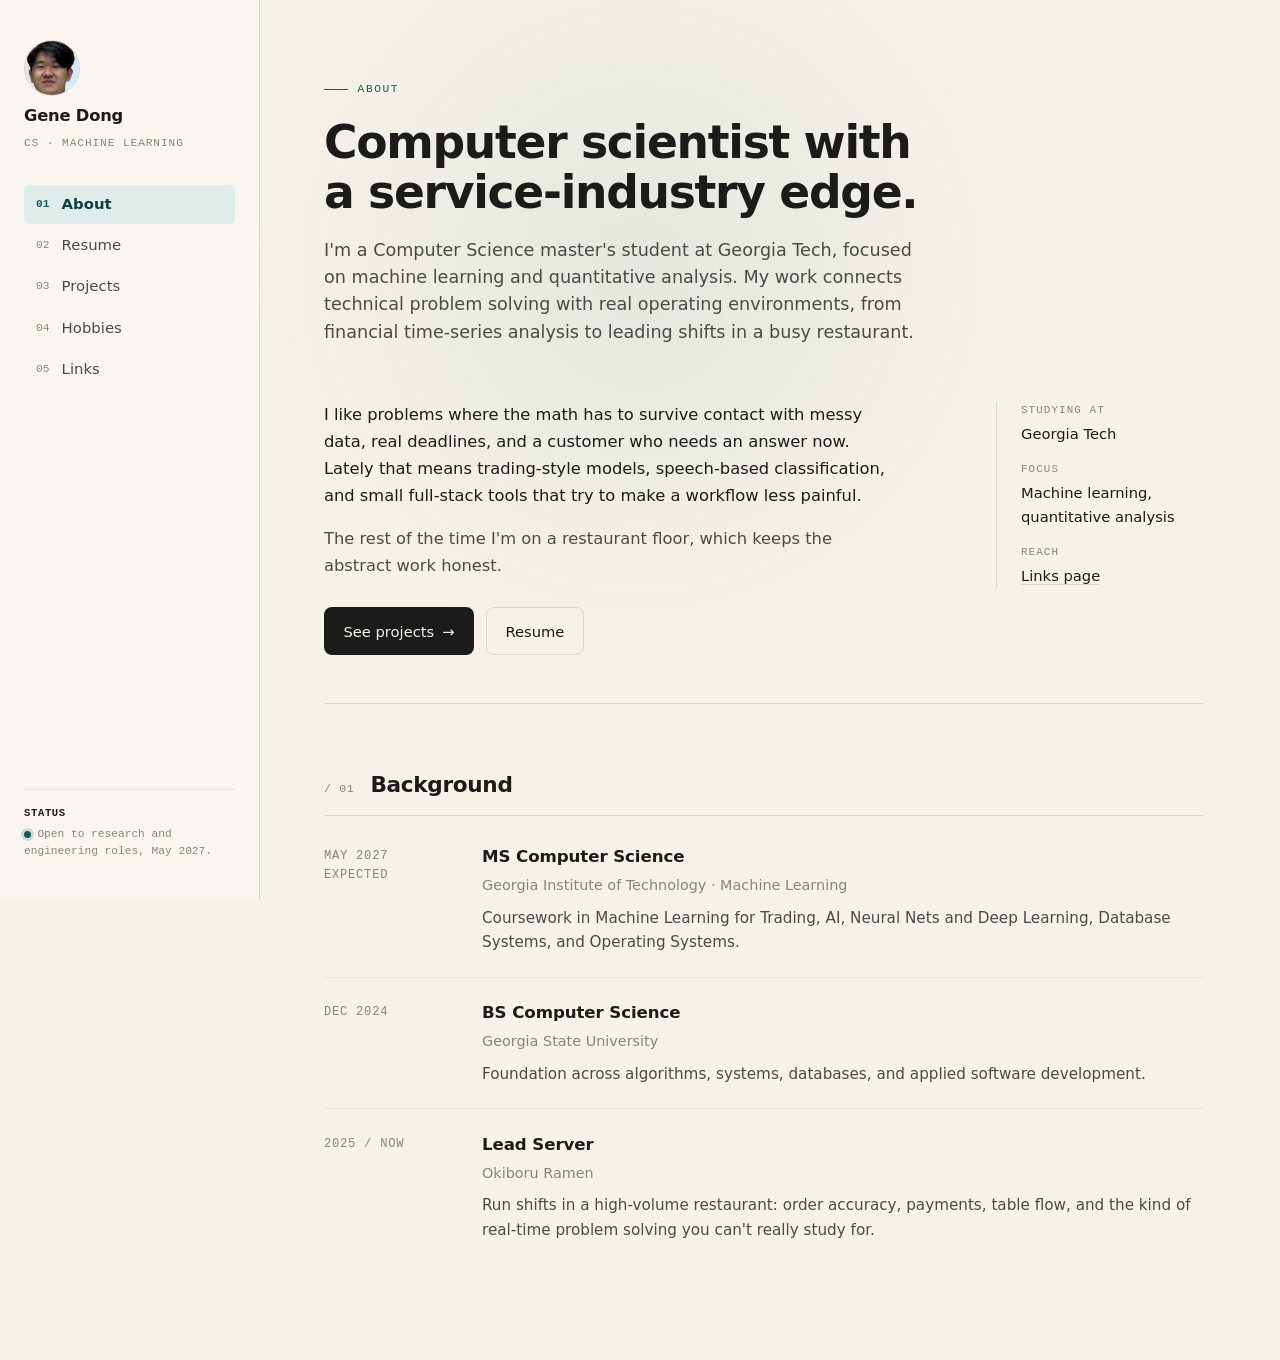
<file: index.html>
<!doctype html>
<html lang="en">
  <head>
    <meta charset="utf-8">
    <meta name="viewport" content="width=device-width, initial-scale=1">
    <title>Gene Dong · About</title>
    <meta name="description" content="Gene Dong is a computer science master's student at Georgia Tech focused on machine learning, quantitative analysis, and applied software.">
    <link rel="stylesheet" href="styles.css">
  </head>
  <body>
    <div class="site-shell">
      <aside class="sidebar" aria-label="Site">
        <a class="brand" href="index.html" aria-label="Gene Dong, home">
          <img class="brand-photo" src="assets/quick.png" alt="">
          <span class="brand-name">Gene Dong</span>
          <span class="brand-role">CS · Machine Learning</span>
        </a>
        <nav class="nav" aria-label="Primary">
          <a class="active" href="index.html"><span class="num">01</span>About</a>
          <a href="resume.html"><span class="num">02</span>Resume</a>
          <a href="projects.html"><span class="num">03</span>Projects</a>
          <a href="hobbies.html"><span class="num">04</span>Hobbies</a>
          <a href="contact.html"><span class="num">05</span>Links</a>
        </nav>
        <div class="sidebar-foot">
          <strong>Status</strong>
          <span class="dot" aria-hidden="true"></span>Open to research and engineering roles, May 2027.
        </div>
      </aside>

      <main class="site-main">
        <section class="page-intro">
          <p class="eyebrow">About</p>
          <h1>Computer scientist with a service-industry edge.</h1>
          <p class="lead">I'm a Computer Science master's student at Georgia Tech, focused on machine learning and quantitative analysis. My work connects technical problem solving with real operating environments, from financial time-series analysis to leading shifts in a busy restaurant.</p>
        </section>

        <section class="about-hero">
          <div>
            <p>I like problems where the math has to survive contact with messy data, real deadlines, and a customer who needs an answer now. Lately that means trading-style models, speech-based classification, and small full-stack tools that try to make a workflow less painful.</p>
            <p>The rest of the time I'm on a restaurant floor, which keeps the abstract work honest.</p>
            <div class="hero-actions">
              <a class="button primary" href="projects.html">See projects <span class="arrow" aria-hidden="true">→</span></a>
              <a class="button secondary" href="resume.html">Resume</a>
            </div>
          </div>
          <dl class="stat">
            <dt>Studying at</dt>
            <dd>Georgia Tech</dd>
            <dt>Focus</dt>
            <dd>Machine learning, quantitative analysis</dd>
            <dt>Reach</dt>
            <dd><a href="contact.html" style="color:inherit;border-bottom:1px solid var(--line)">Links page</a></dd>
          </dl>
        </section>

        <section class="section">
          <div class="section-label">
            <span class="num">/ 01</span>
            <h2>Background</h2>
          </div>
          <div class="timeline">
            <article class="timeline-item">
              <span class="timeline-date">May 2027<br>Expected</span>
              <div>
                <h3>MS Computer Science</h3>
                <p class="org">Georgia Institute of Technology · Machine Learning</p>
                <p>Coursework in Machine Learning for Trading, AI, Neural Nets and Deep Learning, Database Systems, and Operating Systems.</p>
              </div>
            </article>
            <article class="timeline-item">
              <span class="timeline-date">Dec 2024</span>
              <div>
                <h3>BS Computer Science</h3>
                <p class="org">Georgia State University</p>
                <p>Foundation across algorithms, systems, databases, and applied software development.</p>
              </div>
            </article>
            <article class="timeline-item">
              <span class="timeline-date">2025 / Now</span>
              <div>
                <h3>Lead Server</h3>
                <p class="org">Okiboru Ramen</p>
                <p>Run shifts in a high-volume restaurant: order accuracy, payments, table flow, and the kind of real-time problem solving you can't really study for.</p>
              </div>
            </article>
          </div>
        </section>
      </main>
    </div>
    <script src="effects.js" defer></script>
  </body>
</html>
</file>
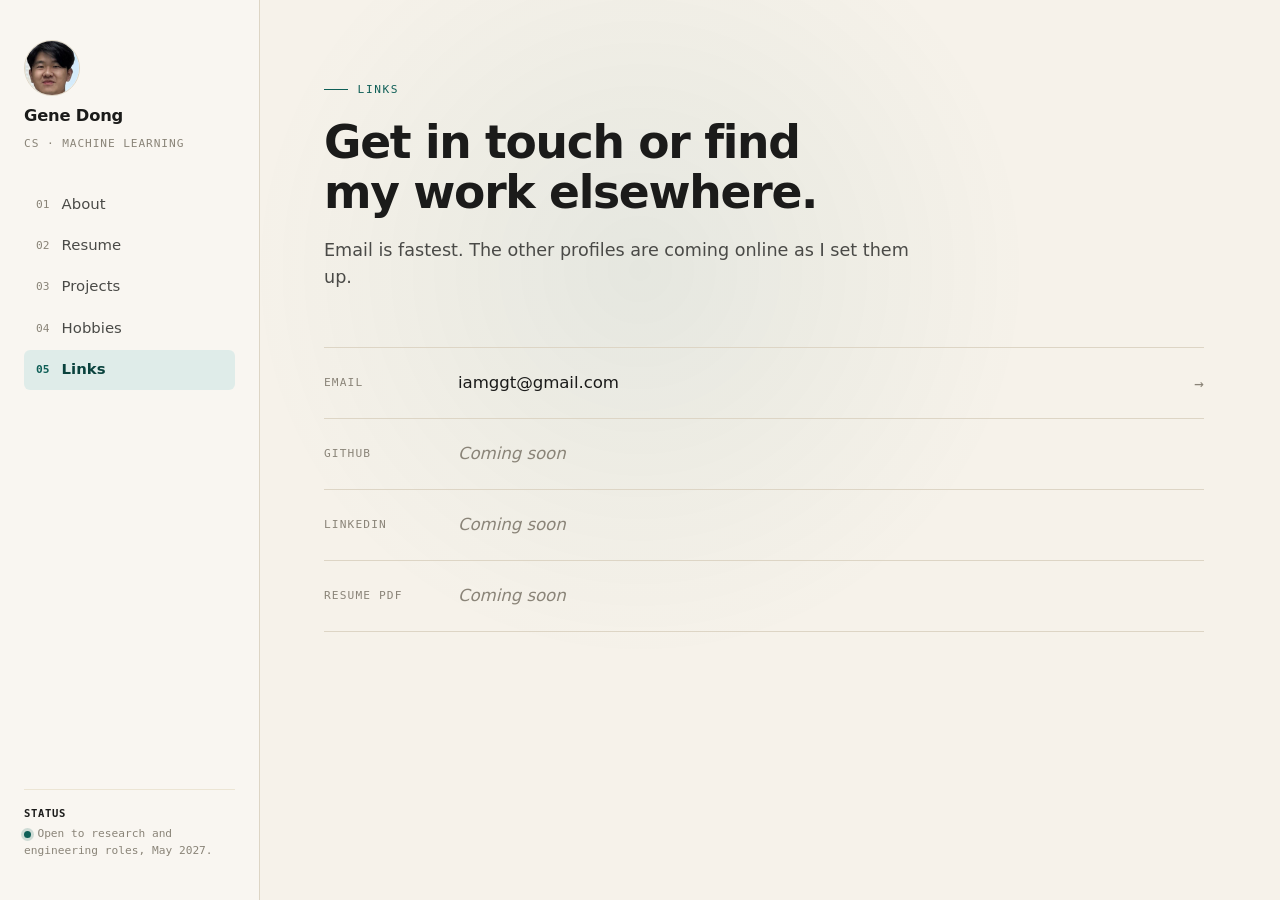
<file: contact.html>
<!doctype html>
<html lang="en">
  <head>
    <meta charset="utf-8">
    <meta name="viewport" content="width=device-width, initial-scale=1">
    <title>Gene Dong · Links</title>
    <meta name="description" content="Contact links for Gene Dong including email, GitHub, LinkedIn, and resume.">
    <link rel="stylesheet" href="styles.css">
  </head>
  <body>
    <div class="site-shell">
      <aside class="sidebar" aria-label="Site">
        <a class="brand" href="index.html" aria-label="Gene Dong, home">
          <img class="brand-photo" src="assets/quick.png" alt="">
          <span class="brand-name">Gene Dong</span>
          <span class="brand-role">CS · Machine Learning</span>
        </a>
        <nav class="nav" aria-label="Primary">
          <a href="index.html"><span class="num">01</span>About</a>
          <a href="resume.html"><span class="num">02</span>Resume</a>
          <a href="projects.html"><span class="num">03</span>Projects</a>
          <a href="hobbies.html"><span class="num">04</span>Hobbies</a>
          <a class="active" href="contact.html"><span class="num">05</span>Links</a>
        </nav>
        <div class="sidebar-foot">
          <strong>Status</strong>
          <span class="dot" aria-hidden="true"></span>Open to research and engineering roles, May 2027.
        </div>
      </aside>

      <main class="site-main">
        <section class="page-intro">
          <p class="eyebrow">Links</p>
          <h1>Get in touch or find my work elsewhere.</h1>
          <p class="lead">Email is fastest. The other profiles are coming online as I set them up.</p>
        </section>

        <div class="link-grid">
          <a class="link-card" href="mailto:iamggt@gmail.com">
            <span class="label">Email</span>
            <span class="value">iamggt@gmail.com</span>
            <span class="arrow" aria-hidden="true">→</span>
          </a>
          <div class="link-card inactive">
            <span class="label">GitHub</span>
            <span class="value">Coming soon</span>
          </div>
          <div class="link-card inactive">
            <span class="label">LinkedIn</span>
            <span class="value">Coming soon</span>
          </div>
          <div class="link-card inactive">
            <span class="label">Resume PDF</span>
            <span class="value">Coming soon</span>
          </div>
        </div>
      </main>
    </div>
    <script src="effects.js" defer></script>
  </body>
</html>
</file>
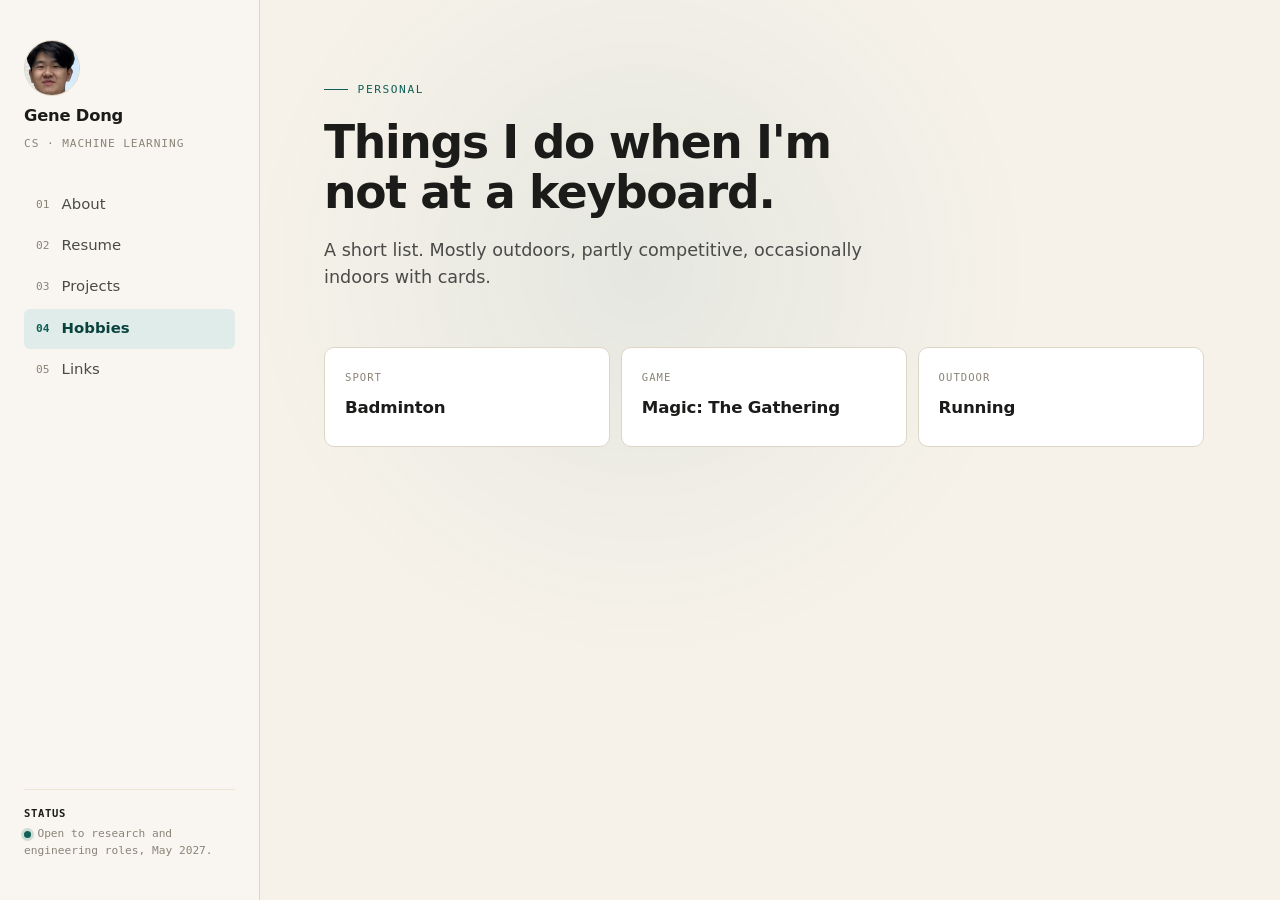
<file: hobbies.html>
<!doctype html>
<html lang="en">
  <head>
    <meta charset="utf-8">
    <meta name="viewport" content="width=device-width, initial-scale=1">
    <title>Gene Dong · Hobbies</title>
    <meta name="description" content="Personal interests and hobbies for Gene Dong.">
    <link rel="stylesheet" href="styles.css">
  </head>
  <body>
    <div class="site-shell">
      <aside class="sidebar" aria-label="Site">
        <a class="brand" href="index.html" aria-label="Gene Dong, home">
          <img class="brand-photo" src="assets/quick.png" alt="">
          <span class="brand-name">Gene Dong</span>
          <span class="brand-role">CS · Machine Learning</span>
        </a>
        <nav class="nav" aria-label="Primary">
          <a href="index.html"><span class="num">01</span>About</a>
          <a href="resume.html"><span class="num">02</span>Resume</a>
          <a href="projects.html"><span class="num">03</span>Projects</a>
          <a class="active" href="hobbies.html"><span class="num">04</span>Hobbies</a>
          <a href="contact.html"><span class="num">05</span>Links</a>
        </nav>
        <div class="sidebar-foot">
          <strong>Status</strong>
          <span class="dot" aria-hidden="true"></span>Open to research and engineering roles, May 2027.
        </div>
      </aside>

      <main class="site-main">
        <section class="page-intro">
          <p class="eyebrow">Personal</p>
          <h1>Things I do when I'm not at a keyboard.</h1>
          <p class="lead">A short list. Mostly outdoors, partly competitive, occasionally indoors with cards.</p>
        </section>

        <section>
          <ul class="hobbies-grid" aria-label="Hobbies">
            <li>
              <span class="label">Sport</span>
              <span class="name">Badminton</span>
            </li>
            <li>
              <span class="label">Game</span>
              <span class="name">Magic: The Gathering</span>
            </li>
            <li>
              <span class="label">Outdoor</span>
              <span class="name">Running</span>
            </li>
          </ul>
        </section>
      </main>
    </div>
    <script src="effects.js" defer></script>
  </body>
</html>
</file>
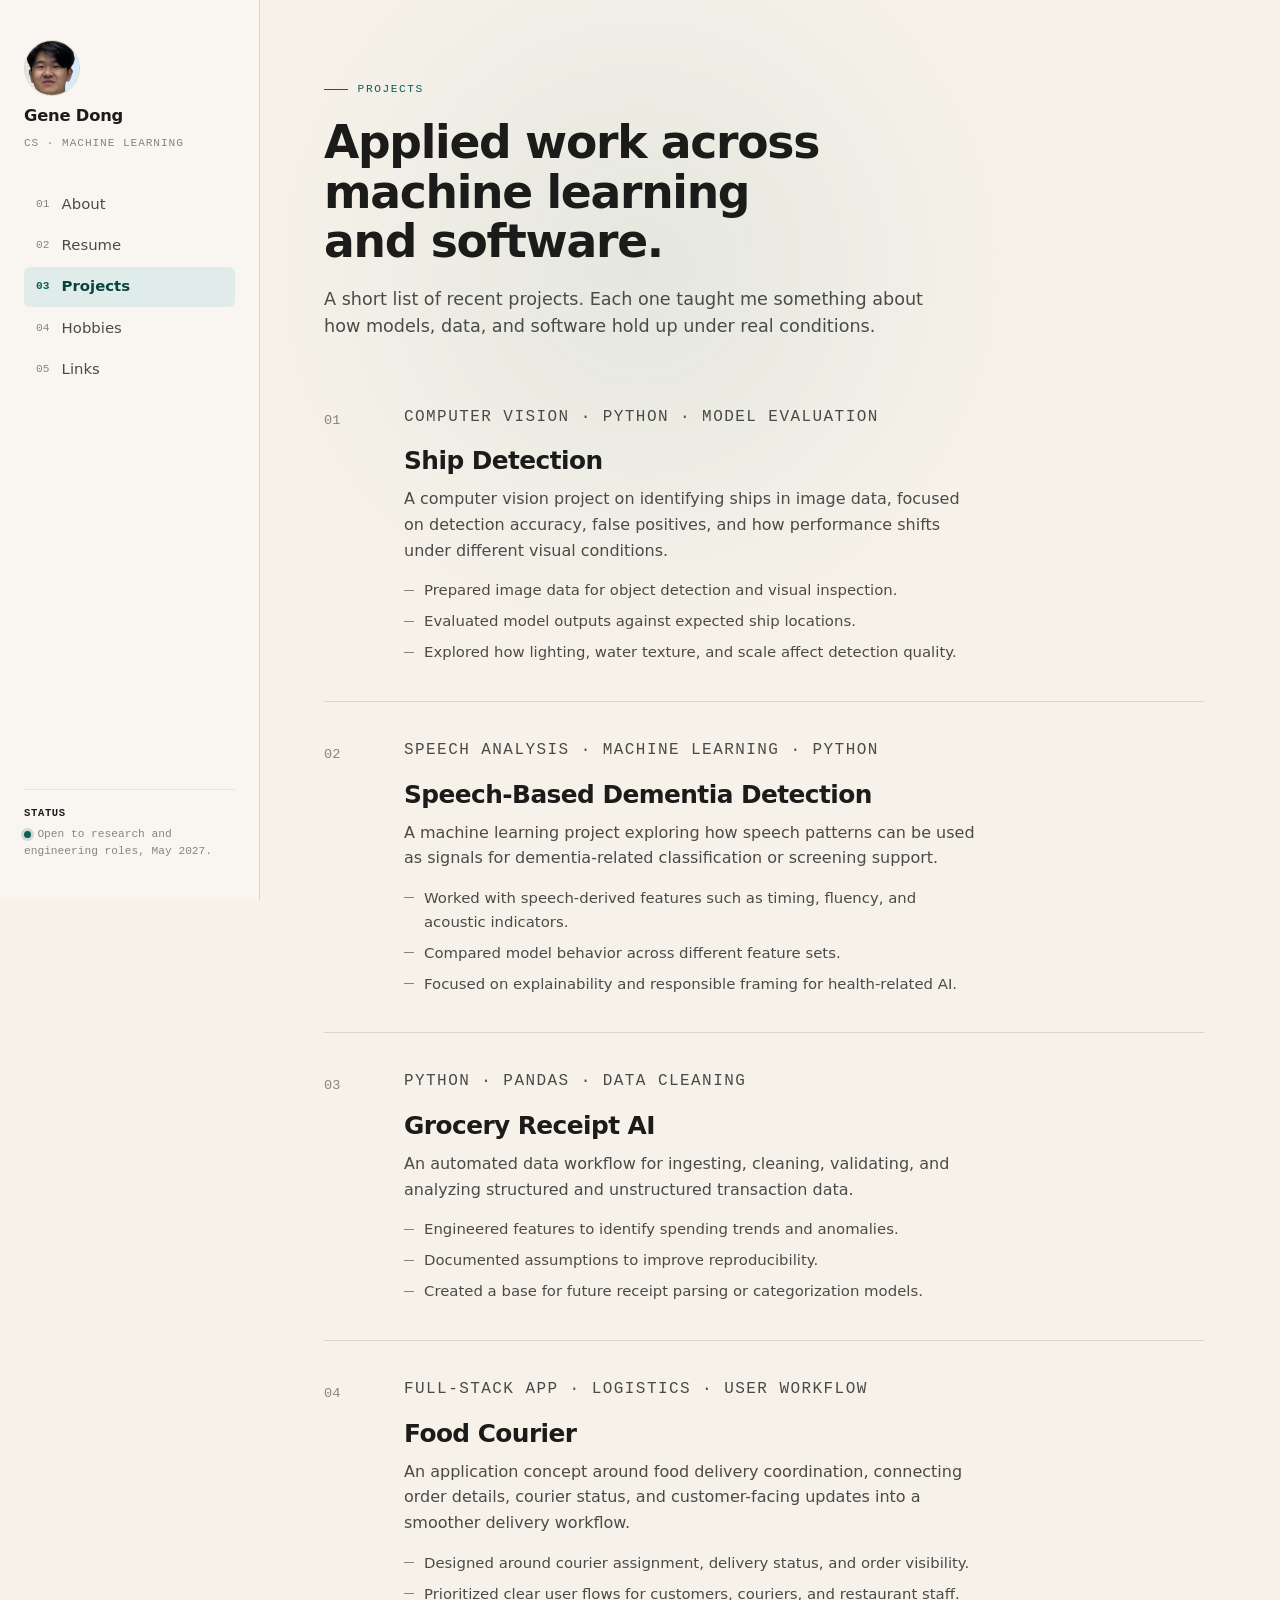
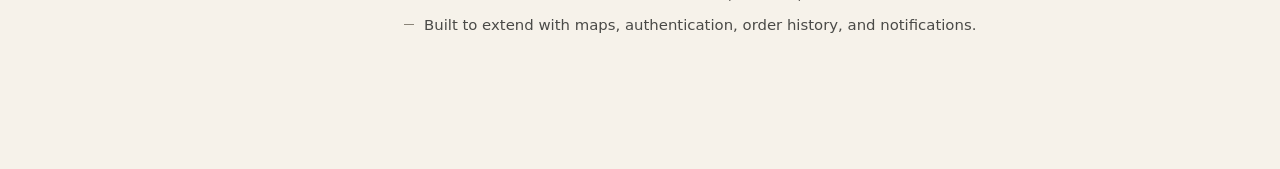
<file: projects.html>
<!doctype html>
<html lang="en">
  <head>
    <meta charset="utf-8">
    <meta name="viewport" content="width=device-width, initial-scale=1">
    <title>Gene Dong · Projects</title>
    <meta name="description" content="Selected projects by Gene Dong in machine learning, computer vision, speech analysis, and applied software.">
    <link rel="stylesheet" href="styles.css">
  </head>
  <body>
    <div class="site-shell">
      <aside class="sidebar" aria-label="Site">
        <a class="brand" href="index.html" aria-label="Gene Dong, home">
          <img class="brand-photo" src="assets/quick.png" alt="">
          <span class="brand-name">Gene Dong</span>
          <span class="brand-role">CS · Machine Learning</span>
        </a>
        <nav class="nav" aria-label="Primary">
          <a href="index.html"><span class="num">01</span>About</a>
          <a href="resume.html"><span class="num">02</span>Resume</a>
          <a class="active" href="projects.html"><span class="num">03</span>Projects</a>
          <a href="hobbies.html"><span class="num">04</span>Hobbies</a>
          <a href="contact.html"><span class="num">05</span>Links</a>
        </nav>
        <div class="sidebar-foot">
          <strong>Status</strong>
          <span class="dot" aria-hidden="true"></span>Open to research and engineering roles, May 2027.
        </div>
      </aside>

      <main class="site-main">
        <section class="page-intro">
          <p class="eyebrow">Projects</p>
          <h1>Applied work across machine learning and software.</h1>
          <p class="lead">A short list of recent projects. Each one taught me something about how models, data, and software hold up under real conditions.</p>
        </section>

        <section class="project-list">
          <article class="project">
            <div class="project-num">01</div>
            <div>
              <p class="project-meta">Computer Vision · Python · Model Evaluation</p>
              <h2>Ship Detection</h2>
              <p>A computer vision project on identifying ships in image data, focused on detection accuracy, false positives, and how performance shifts under different visual conditions.</p>
              <ul>
                <li>Prepared image data for object detection and visual inspection.</li>
                <li>Evaluated model outputs against expected ship locations.</li>
                <li>Explored how lighting, water texture, and scale affect detection quality.</li>
              </ul>
            </div>
          </article>

          <article class="project">
            <div class="project-num">02</div>
            <div>
              <p class="project-meta">Speech Analysis · Machine Learning · Python</p>
              <h2>Speech-Based Dementia Detection</h2>
              <p>A machine learning project exploring how speech patterns can be used as signals for dementia-related classification or screening support.</p>
              <ul>
                <li>Worked with speech-derived features such as timing, fluency, and acoustic indicators.</li>
                <li>Compared model behavior across different feature sets.</li>
                <li>Focused on explainability and responsible framing for health-related AI.</li>
              </ul>
            </div>
          </article>

          <article class="project">
            <div class="project-num">03</div>
            <div>
              <p class="project-meta">Python · Pandas · Data Cleaning</p>
              <h2>Grocery Receipt AI</h2>
              <p>An automated data workflow for ingesting, cleaning, validating, and analyzing structured and unstructured transaction data.</p>
              <ul>
                <li>Engineered features to identify spending trends and anomalies.</li>
                <li>Documented assumptions to improve reproducibility.</li>
                <li>Created a base for future receipt parsing or categorization models.</li>
              </ul>
            </div>
          </article>

          <article class="project">
            <div class="project-num">04</div>
            <div>
              <p class="project-meta">Full-Stack App · Logistics · User Workflow</p>
              <h2>Food Courier</h2>
              <p>An application concept around food delivery coordination, connecting order details, courier status, and customer-facing updates into a smoother delivery workflow.</p>
              <ul>
                <li>Designed around courier assignment, delivery status, and order visibility.</li>
                <li>Prioritized clear user flows for customers, couriers, and restaurant staff.</li>
                <li>Built to extend with maps, authentication, order history, and notifications.</li>
              </ul>
            </div>
          </article>
        </section>
      </main>
    </div>
    <script src="effects.js" defer></script>
  </body>
</html>
</file>
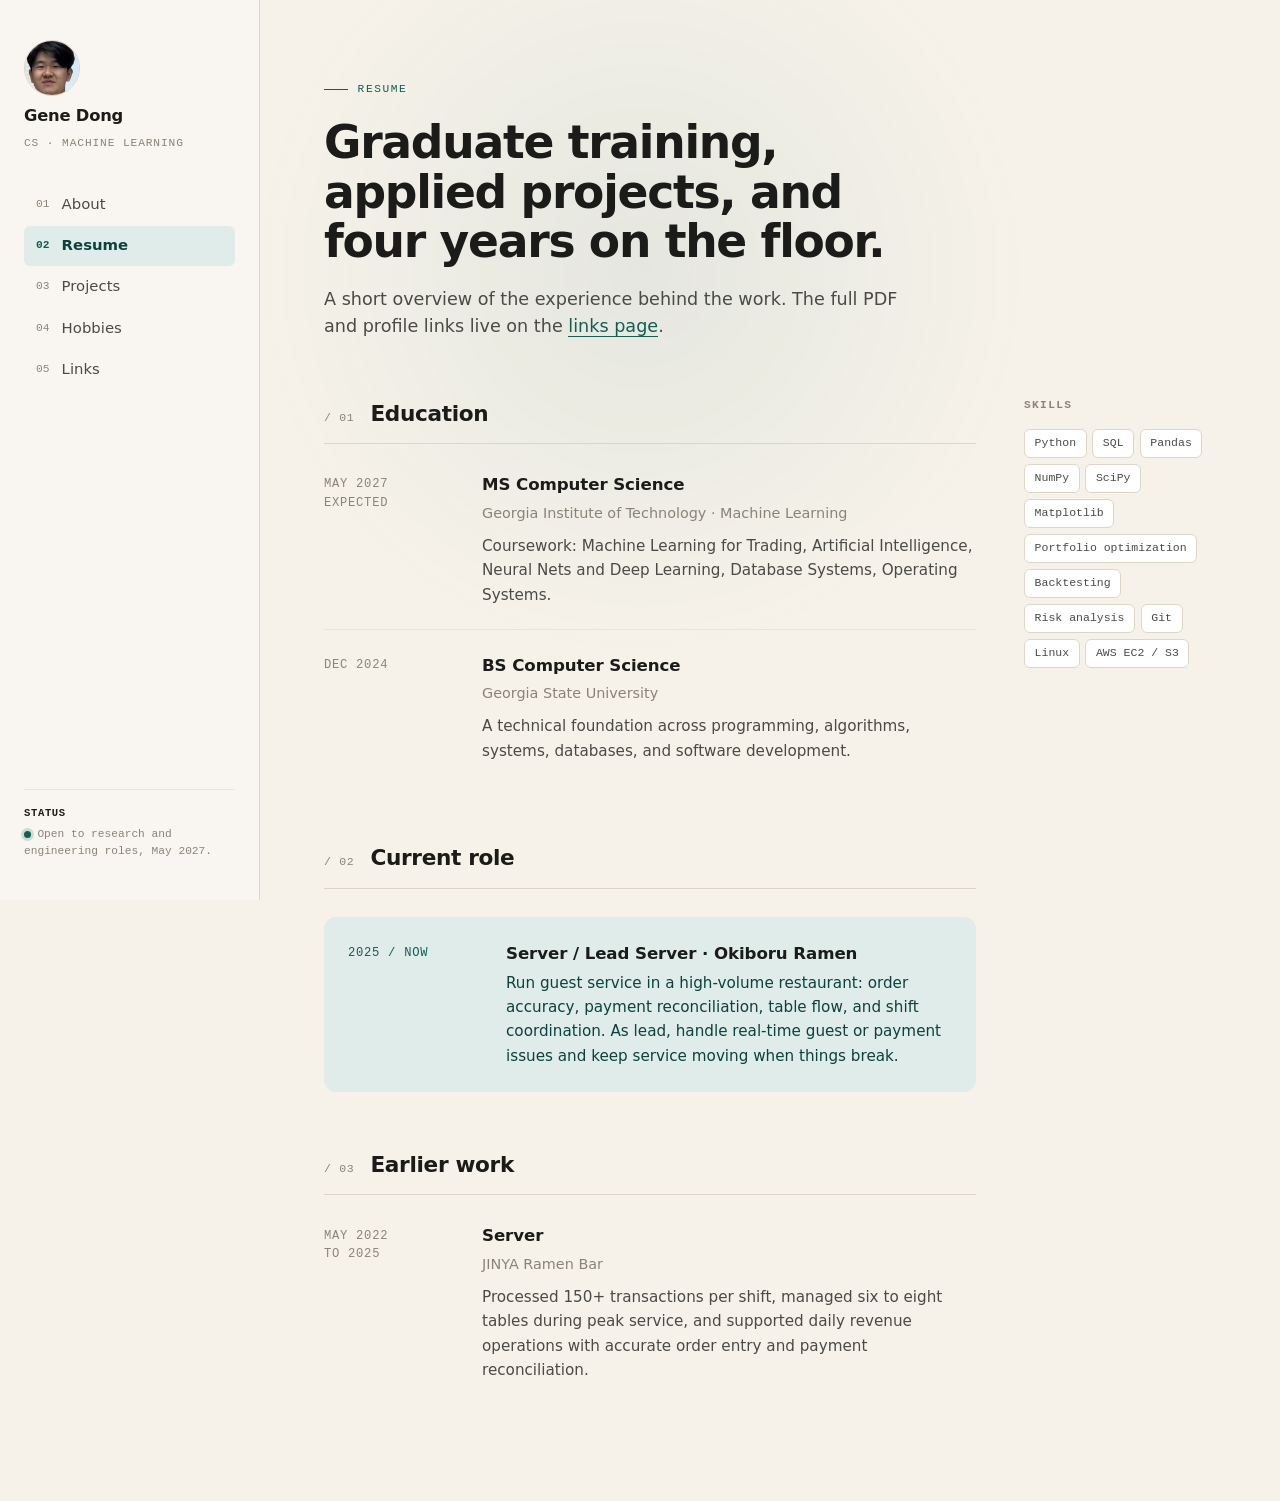
<file: resume.html>
<!doctype html>
<html lang="en">
  <head>
    <meta charset="utf-8">
    <meta name="viewport" content="width=device-width, initial-scale=1">
    <title>Gene Dong · Resume</title>
    <meta name="description" content="Resume for Gene Dong: education, current role, work history, and skills.">
    <link rel="stylesheet" href="styles.css">
  </head>
  <body>
    <div class="site-shell">
      <aside class="sidebar" aria-label="Site">
        <a class="brand" href="index.html" aria-label="Gene Dong, home">
          <img class="brand-photo" src="assets/quick.png" alt="">
          <span class="brand-name">Gene Dong</span>
          <span class="brand-role">CS · Machine Learning</span>
        </a>
        <nav class="nav" aria-label="Primary">
          <a href="index.html"><span class="num">01</span>About</a>
          <a class="active" href="resume.html"><span class="num">02</span>Resume</a>
          <a href="projects.html"><span class="num">03</span>Projects</a>
          <a href="hobbies.html"><span class="num">04</span>Hobbies</a>
          <a href="contact.html"><span class="num">05</span>Links</a>
        </nav>
        <div class="sidebar-foot">
          <strong>Status</strong>
          <span class="dot" aria-hidden="true"></span>Open to research and engineering roles, May 2027.
        </div>
      </aside>

      <main class="site-main">
        <section class="page-intro">
          <p class="eyebrow">Resume</p>
          <h1>Graduate training, applied projects, and four years on the floor.</h1>
          <p class="lead">A short overview of the experience behind the work. The full PDF and profile links live on the <a href="contact.html">links page</a>.</p>
        </section>

        <div class="resume-layout">
          <div>
            <section class="section">
              <div class="section-label">
                <span class="num">/ 01</span>
                <h2>Education</h2>
              </div>
              <div class="timeline">
                <article class="resume-card">
                  <span class="resume-date">May 2027<br>Expected</span>
                  <div>
                    <h3>MS Computer Science</h3>
                    <p class="org">Georgia Institute of Technology · Machine Learning</p>
                    <p>Coursework: Machine Learning for Trading, Artificial Intelligence, Neural Nets and Deep Learning, Database Systems, Operating Systems.</p>
                  </div>
                </article>
                <article class="resume-card">
                  <span class="resume-date">Dec 2024</span>
                  <div>
                    <h3>BS Computer Science</h3>
                    <p class="org">Georgia State University</p>
                    <p>A technical foundation across programming, algorithms, systems, databases, and software development.</p>
                  </div>
                </article>
              </div>
            </section>

            <section class="section">
              <div class="section-label">
                <span class="num">/ 02</span>
                <h2>Current role</h2>
              </div>
              <article class="resume-card featured">
                <span class="resume-date">2025 / Now</span>
                <div>
                  <h3>Server / Lead Server · Okiboru Ramen</h3>
                  <p>Run guest service in a high-volume restaurant: order accuracy, payment reconciliation, table flow, and shift coordination. As lead, handle real-time guest or payment issues and keep service moving when things break.</p>
                </div>
              </article>
            </section>

            <section class="section">
              <div class="section-label">
                <span class="num">/ 03</span>
                <h2>Earlier work</h2>
              </div>
              <div class="timeline">
                <article class="resume-card">
                  <span class="resume-date">May 2022<br>to 2025</span>
                  <div>
                    <h3>Server</h3>
                    <p class="org">JINYA Ramen Bar</p>
                    <p>Processed 150+ transactions per shift, managed six to eight tables during peak service, and supported daily revenue operations with accurate order entry and payment reconciliation.</p>
                  </div>
                </article>
              </div>
            </section>
          </div>

          <aside class="resume-sidebar">
            <h2>Skills</h2>
            <ul class="tag-list">
              <li>Python</li>
              <li>SQL</li>
              <li>Pandas</li>
              <li>NumPy</li>
              <li>SciPy</li>
              <li>Matplotlib</li>
              <li>Portfolio optimization</li>
              <li>Backtesting</li>
              <li>Risk analysis</li>
              <li>Git</li>
              <li>Linux</li>
              <li>AWS EC2 / S3</li>
            </ul>
          </aside>
        </div>
      </main>
    </div>
    <script src="effects.js" defer></script>
  </body>
</html>
</file>
<file: styles.css>
/* ---------- Reset + tokens ---------- */
*, *::before, *::after { box-sizing: border-box; }

:root {
  --bg: #f6f2ea;
  --surface: #ffffff;
  --surface-2: #efe9dc;
  --ink: #1b1b1a;
  --ink-soft: #4a4a47;
  --muted: #8a8478;
  --line: #ddd5c5;
  --line-soft: #ece5d4;
  --accent: #0f5f57;
  --accent-ink: #0a423d;
  --accent-soft: #dfece9;
  --warm: #c4633f;

  --font-sans: -apple-system, BlinkMacSystemFont, "Segoe UI Variable", "Segoe UI", system-ui, "Helvetica Neue", Arial, sans-serif;
  --font-mono: ui-monospace, "SF Mono", "SFMono-Regular", "JetBrains Mono", Menlo, Consolas, monospace;

  --sidebar-w: 260px;
  --gutter: clamp(1.5rem, 5vw, 4rem);
  --content-max: 880px;
  --radius: 10px;
}

html, body { margin: 0; padding: 0; min-height: 100%; }

body {
  background: var(--bg);
  color: var(--ink);
  font-family: var(--font-sans);
  font-size: 16px;
  line-height: 1.6;
  -webkit-font-smoothing: antialiased;
  text-rendering: optimizeLegibility;
}

/* Subtle cursor-following warmth */
body::after {
  content: "";
  position: fixed;
  inset: 0;
  pointer-events: none;
  z-index: 0;
  background: radial-gradient(
    circle 600px at var(--spot-x, 50%) var(--spot-y, 30%),
    rgba(15, 95, 87, 0.07),
    transparent 65%
  );
}

a { color: inherit; text-decoration: none; }
img { display: block; max-width: 100%; }
p { margin: 0 0 1rem; }
p:last-child { margin-bottom: 0; }

::selection { background: var(--accent); color: var(--bg); }

/* ---------- Shell ---------- */
.site-shell {
  display: grid;
  grid-template-columns: var(--sidebar-w) 1fr;
  min-height: 100vh;
  position: relative;
  z-index: 1;
}

.sidebar {
  border-right: 1px solid var(--line);
  background: rgba(255, 255, 255, 0.35);
  padding: 2.5rem 1.5rem;
  position: sticky;
  top: 0;
  height: 100vh;
  display: flex;
  flex-direction: column;
  gap: 2rem;
}

.brand {
  display: flex;
  flex-direction: column;
  align-items: flex-start;
  gap: 0.6rem;
}

.brand-photo {
  width: 56px;
  height: 56px;
  border-radius: 50%;
  object-fit: cover;
  border: 1px solid var(--line);
  background: var(--surface-2);
}

.brand-name {
  font-size: 1.02rem;
  font-weight: 700;
  letter-spacing: -0.012em;
  line-height: 1.2;
}

.brand-role {
  font-family: var(--font-mono);
  font-size: 0.7rem;
  color: var(--muted);
  text-transform: uppercase;
  letter-spacing: 0.08em;
}

.nav {
  display: flex;
  flex-direction: column;
  gap: 0.1rem;
}

.nav a {
  display: flex;
  align-items: center;
  padding: 0.5rem 0.75rem;
  border-radius: 6px;
  font-size: 0.93rem;
  color: var(--ink-soft);
  transition: background 0.15s ease, color 0.15s ease;
}

.nav a:hover { background: rgba(0,0,0,0.04); color: var(--ink); }

.nav a.active {
  background: var(--accent-soft);
  color: var(--accent-ink);
  font-weight: 600;
}

.nav a .num {
  font-family: var(--font-mono);
  font-size: 0.7rem;
  color: var(--muted);
  width: 1.6rem;
  flex: none;
}

.nav a.active .num { color: var(--accent); }

.sidebar-foot {
  margin-top: auto;
  font-family: var(--font-mono);
  font-size: 0.7rem;
  color: var(--muted);
  line-height: 1.5;
  border-top: 1px solid var(--line-soft);
  padding-top: 1rem;
}

.sidebar-foot strong {
  display: block;
  color: var(--ink);
  font-weight: 600;
  letter-spacing: 0.06em;
  text-transform: uppercase;
  margin-bottom: 0.3rem;
  font-size: 0.66rem;
}

.sidebar-foot .dot {
  display: inline-block;
  width: 7px;
  height: 7px;
  background: var(--accent);
  border-radius: 50%;
  margin-right: 0.4rem;
  vertical-align: middle;
  box-shadow: 0 0 0 3px rgba(15, 95, 87, 0.18);
}

/* ---------- Main column ---------- */
.site-main {
  padding: 4.5rem var(--gutter) 6rem;
  max-width: calc(var(--content-max) + var(--gutter) * 2);
  width: 100%;
}

/* ---------- Page intro ---------- */
.page-intro { margin-bottom: 3.5rem; max-width: 42rem; }

.eyebrow {
  font-family: var(--font-mono);
  font-size: 0.7rem;
  text-transform: uppercase;
  letter-spacing: 0.14em;
  color: var(--accent);
  margin: 0 0 1.25rem;
  display: inline-flex;
  align-items: center;
  gap: 0.6rem;
}

.eyebrow::before {
  content: "";
  width: 1.5rem;
  height: 1px;
  background: var(--accent);
}

h1 {
  font-size: clamp(2rem, 4.2vw, 2.85rem);
  font-weight: 700;
  letter-spacing: -0.028em;
  line-height: 1.08;
  margin: 0 0 1.25rem;
  text-wrap: balance;
}

.lead {
  font-size: 1.1rem;
  color: var(--ink-soft);
  max-width: 38rem;
  line-height: 1.55;
  margin: 0;
}

.lead a {
  color: var(--accent);
  border-bottom: 1px solid currentColor;
}

/* ---------- Section heading ---------- */
.section { margin-bottom: 3.5rem; }
.section:last-child { margin-bottom: 0; }

.section-label {
  display: flex;
  align-items: baseline;
  gap: 1rem;
  border-bottom: 1px solid var(--line);
  padding-bottom: 0.75rem;
  margin-bottom: 1.75rem;
}

.section-label h2 {
  font-size: 1.35rem;
  font-weight: 600;
  letter-spacing: -0.015em;
  margin: 0;
}

.section-label .num {
  font-family: var(--font-mono);
  font-size: 0.72rem;
  color: var(--muted);
  letter-spacing: 0.06em;
}

/* ---------- About hero (index) ---------- */
.about-hero {
  display: grid;
  grid-template-columns: 1fr 13rem;
  gap: 3rem;
  align-items: start;
  margin-bottom: 4rem;
  padding-bottom: 3rem;
  border-bottom: 1px solid var(--line);
}

.about-hero p {
  font-size: 1.02rem;
  line-height: 1.65;
  color: var(--ink-soft);
  max-width: 36rem;
}

.about-hero p:first-child { color: var(--ink); }

.about-hero .stat {
  margin: 0;
  border-left: 1px solid var(--line);
  padding-left: 1.5rem;
}

.about-hero .stat dt {
  font-family: var(--font-mono);
  font-size: 0.68rem;
  color: var(--muted);
  text-transform: uppercase;
  letter-spacing: 0.1em;
  margin: 0;
}

.about-hero .stat dd {
  margin: 0.15rem 0 1rem;
  font-size: 0.92rem;
  color: var(--ink);
}

.about-hero .stat dd:last-child { margin-bottom: 0; }

.hero-actions {
  display: flex;
  gap: 0.75rem;
  margin-top: 1.75rem;
}

/* ---------- Buttons ---------- */
.button {
  display: inline-flex;
  align-items: center;
  gap: 0.5rem;
  padding: 0.7rem 1.15rem;
  border-radius: 8px;
  font-size: 0.92rem;
  font-weight: 500;
  font-family: inherit;
  border: 1px solid transparent;
  transition: background 0.15s ease, border-color 0.15s ease, transform 0.15s ease, color 0.15s ease;
  cursor: pointer;
}

.button.primary { background: var(--ink); color: var(--bg); }
.button.primary:hover { background: var(--accent-ink); }
.button.secondary { background: transparent; color: var(--ink); border-color: var(--line); }
.button.secondary:hover { border-color: var(--ink); background: rgba(0,0,0,0.02); }
.button .arrow { transition: transform 0.15s ease; }
.button:hover .arrow { transform: translateX(3px); }

/* ---------- Timeline / Resume card shared ---------- */
.timeline {
  display: flex;
  flex-direction: column;
}

.timeline-item,
.resume-card {
  display: grid;
  grid-template-columns: 130px 1fr;
  gap: 1.75rem;
  padding: 1.4rem 0;
  border-top: 1px solid var(--line-soft);
}

.timeline-item:first-child,
.resume-card:first-child {
  border-top: none;
  padding-top: 0;
}

.timeline-date,
.resume-date {
  font-family: var(--font-mono);
  font-size: 0.76rem;
  color: var(--muted);
  text-transform: uppercase;
  letter-spacing: 0.06em;
  padding-top: 0.2rem;
  line-height: 1.55;
}

.timeline-item h3,
.resume-card h3 {
  font-size: 1.04rem;
  font-weight: 600;
  margin: 0 0 0.2rem;
  letter-spacing: -0.005em;
}

.timeline-item .org,
.resume-card .org {
  font-size: 0.9rem;
  color: var(--muted);
  margin: 0 0 0.55rem;
}

.timeline-item p,
.resume-card p {
  margin: 0;
  color: var(--ink-soft);
  font-size: 0.95rem;
  line-height: 1.6;
}

.resume-card.featured {
  background: var(--accent-soft);
  border: none;
  border-radius: 12px;
  padding: 1.5rem;
  margin-top: 0;
}

.resume-card.featured + .resume-card { border-top: none; }
.resume-card.featured .resume-date { color: var(--accent); }
.resume-card.featured p { color: var(--accent-ink); }

/* ---------- Resume layout ---------- */
.resume-layout {
  display: grid;
  grid-template-columns: 1fr 180px;
  gap: 3rem;
  align-items: start;
}

.resume-sidebar { position: sticky; top: 2.5rem; }

.resume-sidebar h2 {
  font-family: var(--font-mono);
  font-size: 0.7rem;
  text-transform: uppercase;
  letter-spacing: 0.12em;
  color: var(--muted);
  margin: 0 0 0.9rem;
  font-weight: 600;
}

/* ---------- Tag list ---------- */
.tag-list {
  list-style: none;
  margin: 0;
  padding: 0;
  display: flex;
  flex-wrap: wrap;
  gap: 0.35rem;
}

.tag-list li {
  font-family: var(--font-mono);
  font-size: 0.72rem;
  padding: 0.28rem 0.6rem;
  border: 1px solid var(--line);
  background: var(--surface);
  border-radius: 6px;
  color: var(--ink-soft);
}

/* ---------- Projects ---------- */
.project-list { display: flex; flex-direction: column; }

.project {
  display: grid;
  grid-template-columns: 56px 1fr;
  gap: 1.5rem;
  padding: 2.25rem 0;
  border-top: 1px solid var(--line);
}

.project:first-child { border-top: none; padding-top: 0.5rem; }

.project-num {
  font-family: var(--font-mono);
  font-size: 0.85rem;
  color: var(--muted);
  padding-top: 0.35rem;
}

.project-meta {
  font-family: var(--font-mono);
  font-size: 0.7rem;
  text-transform: uppercase;
  letter-spacing: 0.09em;
  color: var(--muted);
  margin: 0 0 0.65rem;
}

.project h2 {
  font-size: 1.55rem;
  font-weight: 600;
  margin: 0 0 0.65rem;
  letter-spacing: -0.022em;
  line-height: 1.2;
}

.project > div > p {
  color: var(--ink-soft);
  margin: 0 0 1rem;
  font-size: 1rem;
  max-width: 36rem;
}

.project ul {
  margin: 0;
  padding: 0;
  list-style: none;
  display: flex;
  flex-direction: column;
  gap: 0.45rem;
  font-size: 0.93rem;
  color: var(--ink-soft);
  max-width: 36rem;
}

.project ul li {
  padding-left: 1.25rem;
  position: relative;
}

.project ul li::before {
  content: "";
  position: absolute;
  left: 0;
  top: 0.7em;
  width: 0.65rem;
  height: 1px;
  background: var(--muted);
}

/* ---------- Hobbies ---------- */
.hobbies-grid {
  list-style: none;
  margin: 0;
  padding: 0;
  display: grid;
  grid-template-columns: repeat(auto-fit, minmax(180px, 1fr));
  gap: 0.65rem;
}

.hobbies-grid li {
  padding: 1.3rem 1.25rem 1.5rem;
  background: var(--surface);
  border: 1px solid var(--line);
  border-radius: 10px;
}

.hobbies-grid .label {
  font-family: var(--font-mono);
  font-size: 0.66rem;
  color: var(--muted);
  text-transform: uppercase;
  letter-spacing: 0.1em;
  margin-bottom: 0.55rem;
  display: block;
}

.hobbies-grid .name {
  font-size: 1.04rem;
  font-weight: 600;
  letter-spacing: -0.01em;
}

/* ---------- Contact links ---------- */
.link-grid {
  display: flex;
  flex-direction: column;
  border-top: 1px solid var(--line);
}

.link-card {
  display: grid;
  grid-template-columns: 110px 1fr auto;
  align-items: center;
  gap: 1.5rem;
  padding: 1.35rem 0;
  border-bottom: 1px solid var(--line);
  transition: padding 0.2s ease, color 0.15s ease;
}

.link-card .label {
  font-family: var(--font-mono);
  font-size: 0.7rem;
  text-transform: uppercase;
  letter-spacing: 0.1em;
  color: var(--muted);
}

.link-card .value {
  font-size: 1.04rem;
  font-weight: 500;
  letter-spacing: -0.005em;
}

.link-card .arrow {
  color: var(--muted);
  font-family: var(--font-mono);
  transition: transform 0.15s ease, color 0.15s ease;
}

.link-card:not(.inactive):hover { padding-left: 0.6rem; color: var(--accent-ink); }
.link-card:not(.inactive):hover .arrow { color: var(--accent); transform: translateX(4px); }

.link-card.inactive { cursor: default; }
.link-card.inactive .value { color: var(--muted); font-weight: 400; font-style: italic; }
.link-card.inactive .arrow { display: none; }

/* ---------- Focus ---------- */
a:focus-visible,
button:focus-visible {
  outline: 2px solid var(--accent);
  outline-offset: 3px;
  border-radius: 4px;
}

/* ---------- Responsive ---------- */
@media (max-width: 860px) {
  .site-shell { grid-template-columns: 1fr; }

  .sidebar {
    position: relative;
    height: auto;
    border-right: none;
    border-bottom: 1px solid var(--line);
    flex-direction: row;
    align-items: center;
    flex-wrap: wrap;
    padding: 1rem var(--gutter);
    gap: 0.5rem 1rem;
  }

  .brand {
    flex-direction: row;
    align-items: center;
    gap: 0.7rem;
    flex: 1 1 auto;
  }

  .brand-photo { width: 40px; height: 40px; }
  .brand-role { display: none; }

  .nav {
    flex-direction: row;
    gap: 0.15rem;
    flex-wrap: wrap;
    flex-basis: 100%;
    margin-top: 0.25rem;
  }

  .nav a { padding: 0.4rem 0.65rem; font-size: 0.85rem; }
  .nav a .num { display: none; }

  .sidebar-foot { display: none; }

  .site-main { padding: 2.5rem var(--gutter) 4rem; }

  .about-hero {
    grid-template-columns: 1fr;
    gap: 1.75rem;
    padding-bottom: 2rem;
    margin-bottom: 2.5rem;
  }

  .about-hero .stat {
    border-left: none;
    border-top: 1px solid var(--line);
    padding-left: 0;
    padding-top: 1.25rem;
  }

  .resume-layout { grid-template-columns: 1fr; gap: 2rem; }
  .resume-sidebar { position: static; order: -1; }

  .timeline-item,
  .resume-card {
    grid-template-columns: 1fr;
    gap: 0.5rem;
    padding: 1.25rem 0;
  }

  .project {
    grid-template-columns: 1fr;
    gap: 0.5rem;
    padding: 1.75rem 0;
  }

  .project-num { padding-top: 0; }

  .link-card { grid-template-columns: 90px 1fr auto; gap: 1rem; }
}

@media (prefers-reduced-motion: reduce) {
  *, *::before, *::after {
    animation-duration: 0.001ms !important;
    transition-duration: 0.001ms !important;
  }
  body::after { display: none; }
}
</file>
